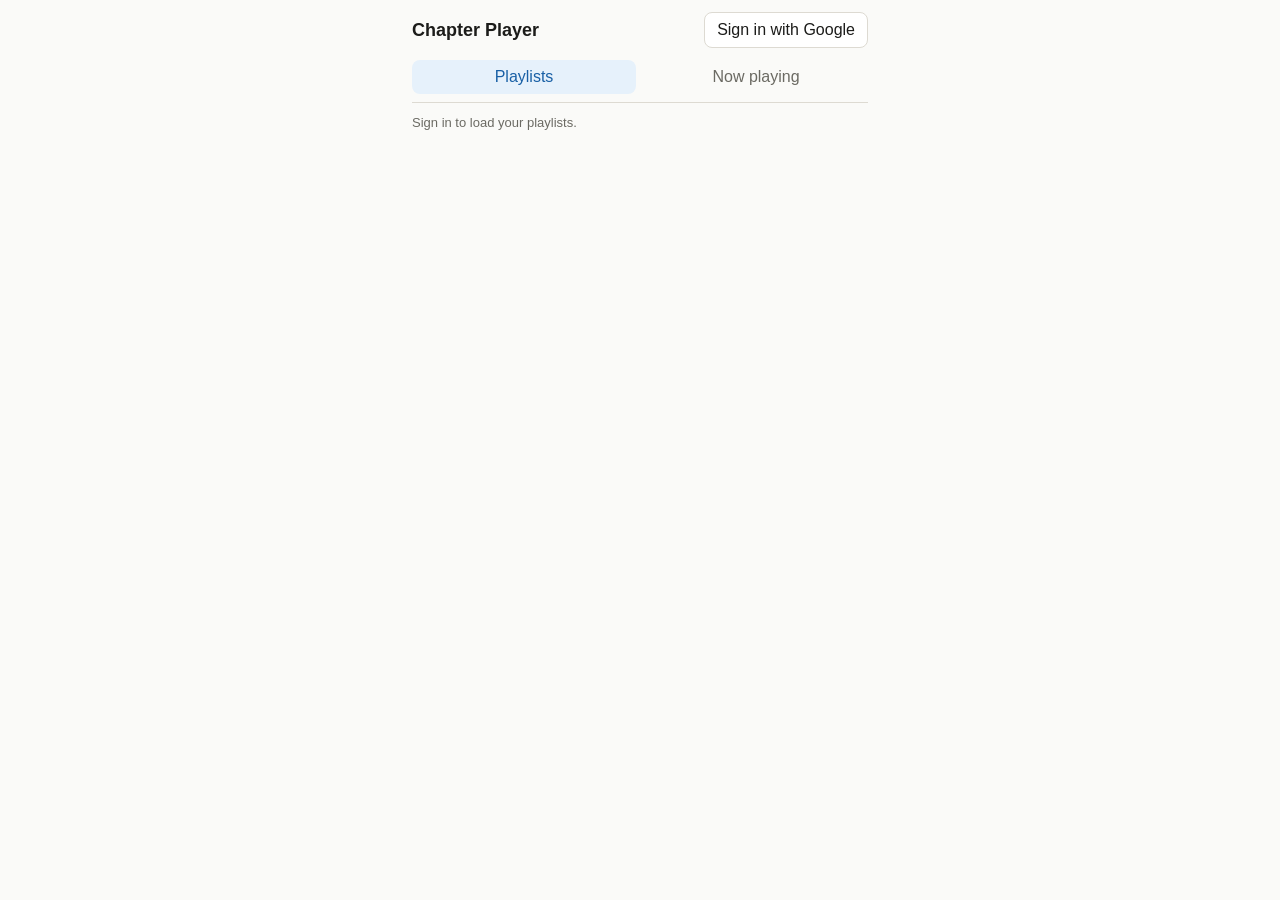
<file: index.html>
<!DOCTYPE html>
<html lang="en">
<head>
<meta charset="UTF-8" />
<meta name="viewport" content="width=device-width, initial-scale=1, viewport-fit=cover" />
<title>Chapter Player</title>
<link rel="stylesheet" href="style.css" />
</head>
<body>

<header class="topbar">
  <h1>Chapter Player</h1>
  <div id="auth-area">
    <button id="signin-btn">Sign in with Google</button>
    <button id="signout-btn" class="hidden">Sign out</button>
  </div>
</header>

<nav class="tabs">
  <button class="tab-btn active" data-tab="playlists">Playlists</button>
  <button class="tab-btn" data-tab="now-playing">Now playing</button>
</nav>

<main>

  <section id="tab-playlists" class="tab-panel active">
    <p id="playlists-status" class="hint">Sign in to load your playlists.</p>
    <div id="playlists-list" class="list"></div>

    <div id="playlist-items-view" class="hidden">
      <button id="back-to-playlists">&larr; Playlists</button>
      <h2 id="playlist-items-title"></h2>
      <div id="playlist-items-list" class="list"></div>
    </div>
  </section>

  <section id="tab-now-playing" class="tab-panel">
    <form id="load-form" class="load-form">
      <input id="video-url-input" type="text" placeholder="Paste a YouTube video URL or ID" />
      <button type="submit">Load</button>
    </form>

    <div class="player-card">
      <div id="player"></div>

      <div class="now-playing-meta">
        <p id="video-title" class="video-title"></p>
        <p id="chapter-status" class="hint"></p>
      </div>

      <div class="transport">
        <button id="repeat-track-btn" title="Repeat whole track">Repeat track</button>
        <button id="prev-chapter-btn" title="Previous chapter">&#9664;&#9664;</button>
        <button id="play-pause-btn" title="Play/pause">Play</button>
        <button id="next-chapter-btn" title="Next chapter">&#9654;&#9654;</button>
        <button id="loop-chapter-btn" title="Loop this chapter">Loop chapter</button>
      </div>

      <div class="chapters-header">
        <p class="hint">Chapters</p>
      </div>
      <div id="chapters-list" class="list chapters-list"></div>
    </div>
  </section>

</main>

<script src="config.js"></script>
<script src="https://accounts.google.com/gsi/client" async defer></script>
<script src="https://www.youtube.com/iframe_api"></script>
<script src="app.js"></script>
</body>
</html>
</file>
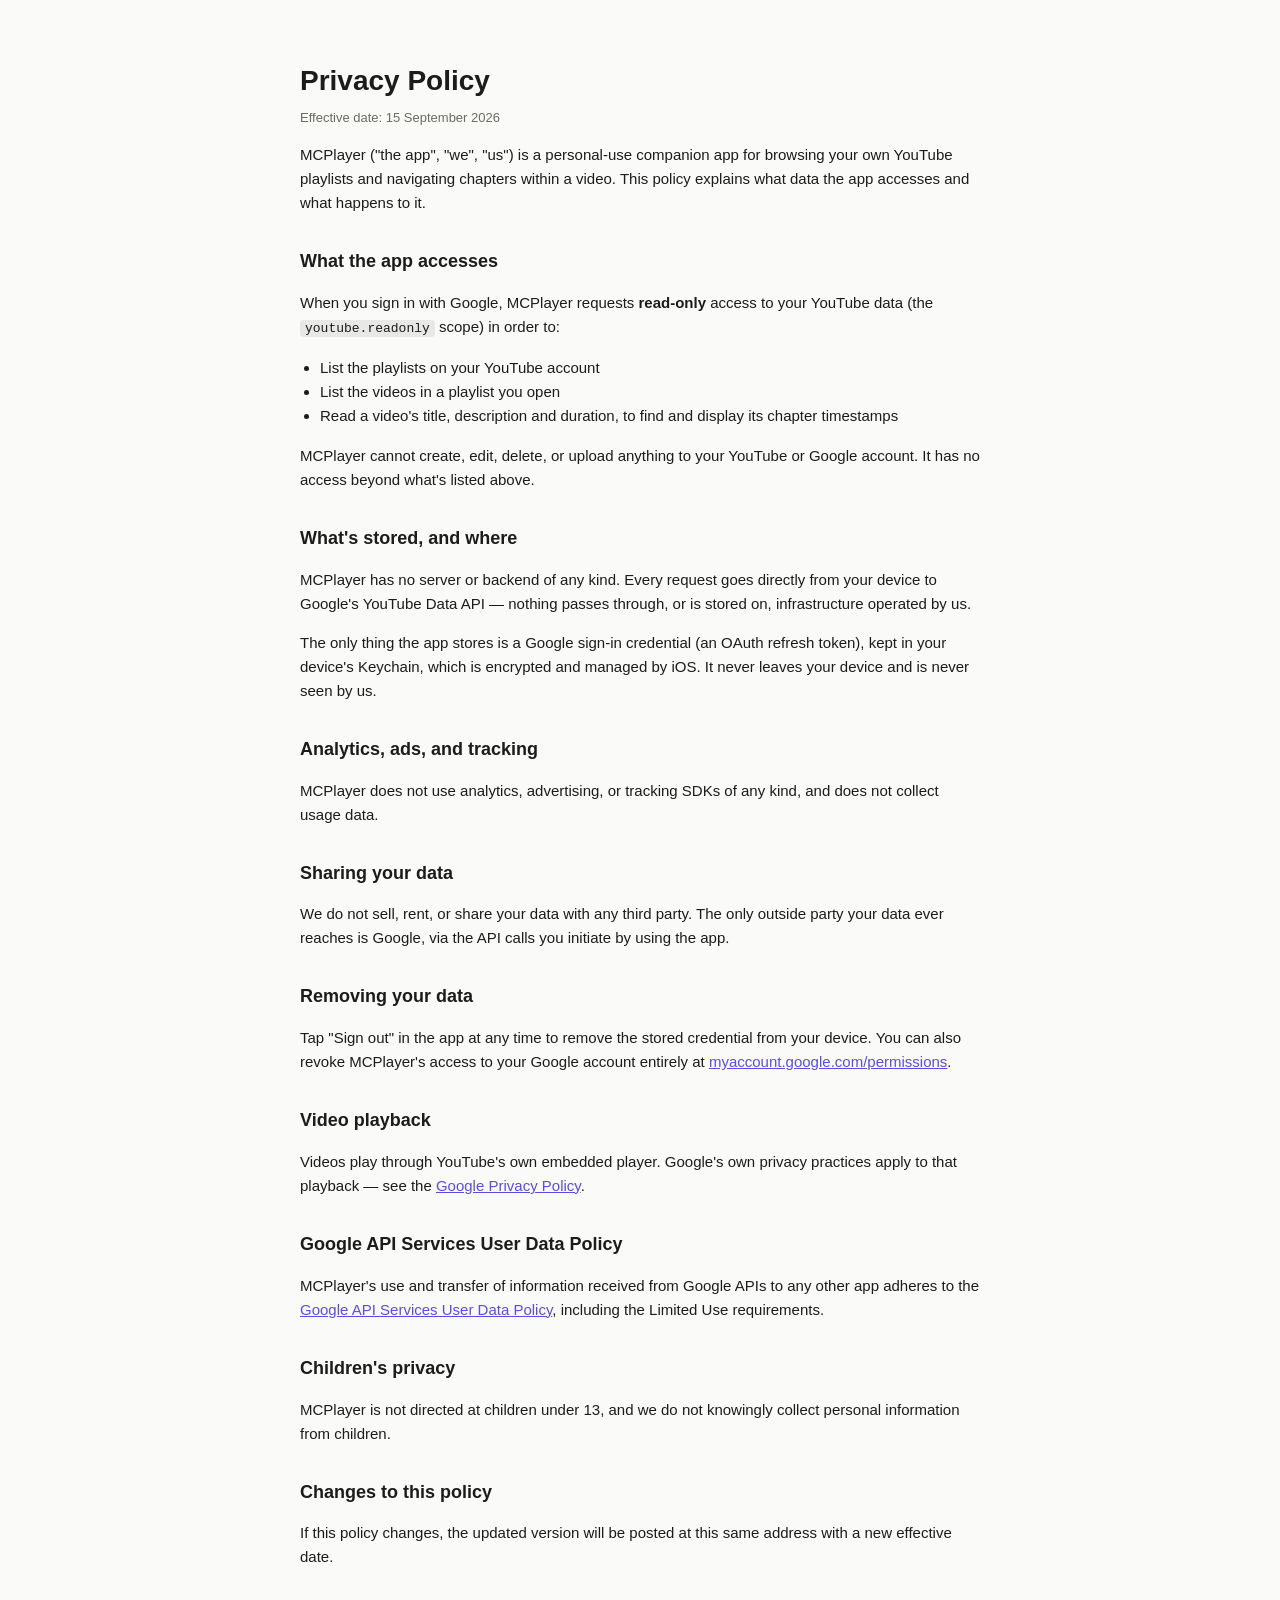
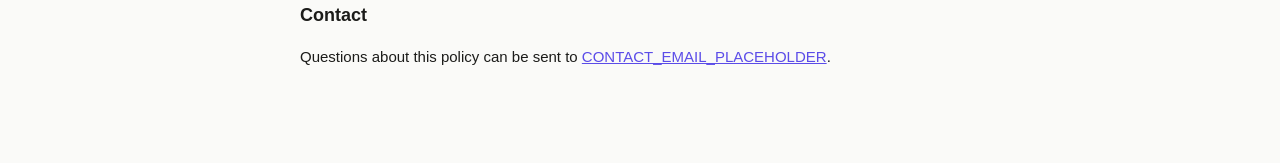
<file: privacy.html>
<!DOCTYPE html>
<html lang="en">
<head>
<meta charset="UTF-8" />
<meta name="viewport" content="width=device-width, initial-scale=1" />
<title>MCPlayer Privacy Policy</title>
<link rel="stylesheet" href="legal.css" />
</head>
<body>
<main>
<h1>Privacy Policy</h1>
<p class="meta">Effective date: 15 September 2026</p>

<p>MCPlayer ("the app", "we", "us") is a personal-use companion app for
browsing your own YouTube playlists and navigating chapters within a video.
This policy explains what data the app accesses and what happens to it.</p>

<h2>What the app accesses</h2>
<p>When you sign in with Google, MCPlayer requests
<strong>read-only</strong> access to your YouTube data (the
<code>youtube.readonly</code> scope) in order to:</p>
<ul>
<li>List the playlists on your YouTube account</li>
<li>List the videos in a playlist you open</li>
<li>Read a video's title, description and duration, to find and display
its chapter timestamps</li>
</ul>
<p>MCPlayer cannot create, edit, delete, or upload anything to your YouTube
or Google account. It has no access beyond what's listed above.</p>

<h2>What's stored, and where</h2>
<p>MCPlayer has no server or backend of any kind. Every request goes
directly from your device to Google's YouTube Data API — nothing passes
through, or is stored on, infrastructure operated by us.</p>
<p>The only thing the app stores is a Google sign-in credential (an OAuth
refresh token), kept in your device's Keychain, which is encrypted and
managed by iOS. It never leaves your device and is never seen by us.</p>

<h2>Analytics, ads, and tracking</h2>
<p>MCPlayer does not use analytics, advertising, or tracking SDKs of any
kind, and does not collect usage data.</p>

<h2>Sharing your data</h2>
<p>We do not sell, rent, or share your data with any third party. The only
outside party your data ever reaches is Google, via the API calls you
initiate by using the app.</p>

<h2>Removing your data</h2>
<p>Tap "Sign out" in the app at any time to remove the stored credential
from your device. You can also revoke MCPlayer's access to your Google
account entirely at
<a href="https://myaccount.google.com/permissions">myaccount.google.com/permissions</a>.</p>

<h2>Video playback</h2>
<p>Videos play through YouTube's own embedded player. Google's own privacy
practices apply to that playback — see the
<a href="https://policies.google.com/privacy">Google Privacy Policy</a>.</p>

<h2>Google API Services User Data Policy</h2>
<p>MCPlayer's use and transfer of information received from Google APIs to
any other app adheres to the
<a href="https://developers.google.com/terms/api-services-user-data-policy">Google API Services User Data Policy</a>,
including the Limited Use requirements.</p>

<h2>Children's privacy</h2>
<p>MCPlayer is not directed at children under 13, and we do not knowingly
collect personal information from children.</p>

<h2>Changes to this policy</h2>
<p>If this policy changes, the updated version will be posted at this same
address with a new effective date.</p>

<h2>Contact</h2>
<p>Questions about this policy can be sent to
<a href="mailto:CONTACT_EMAIL_PLACEHOLDER">CONTACT_EMAIL_PLACEHOLDER</a>.</p>
</main>
</body>
</html>
</file>
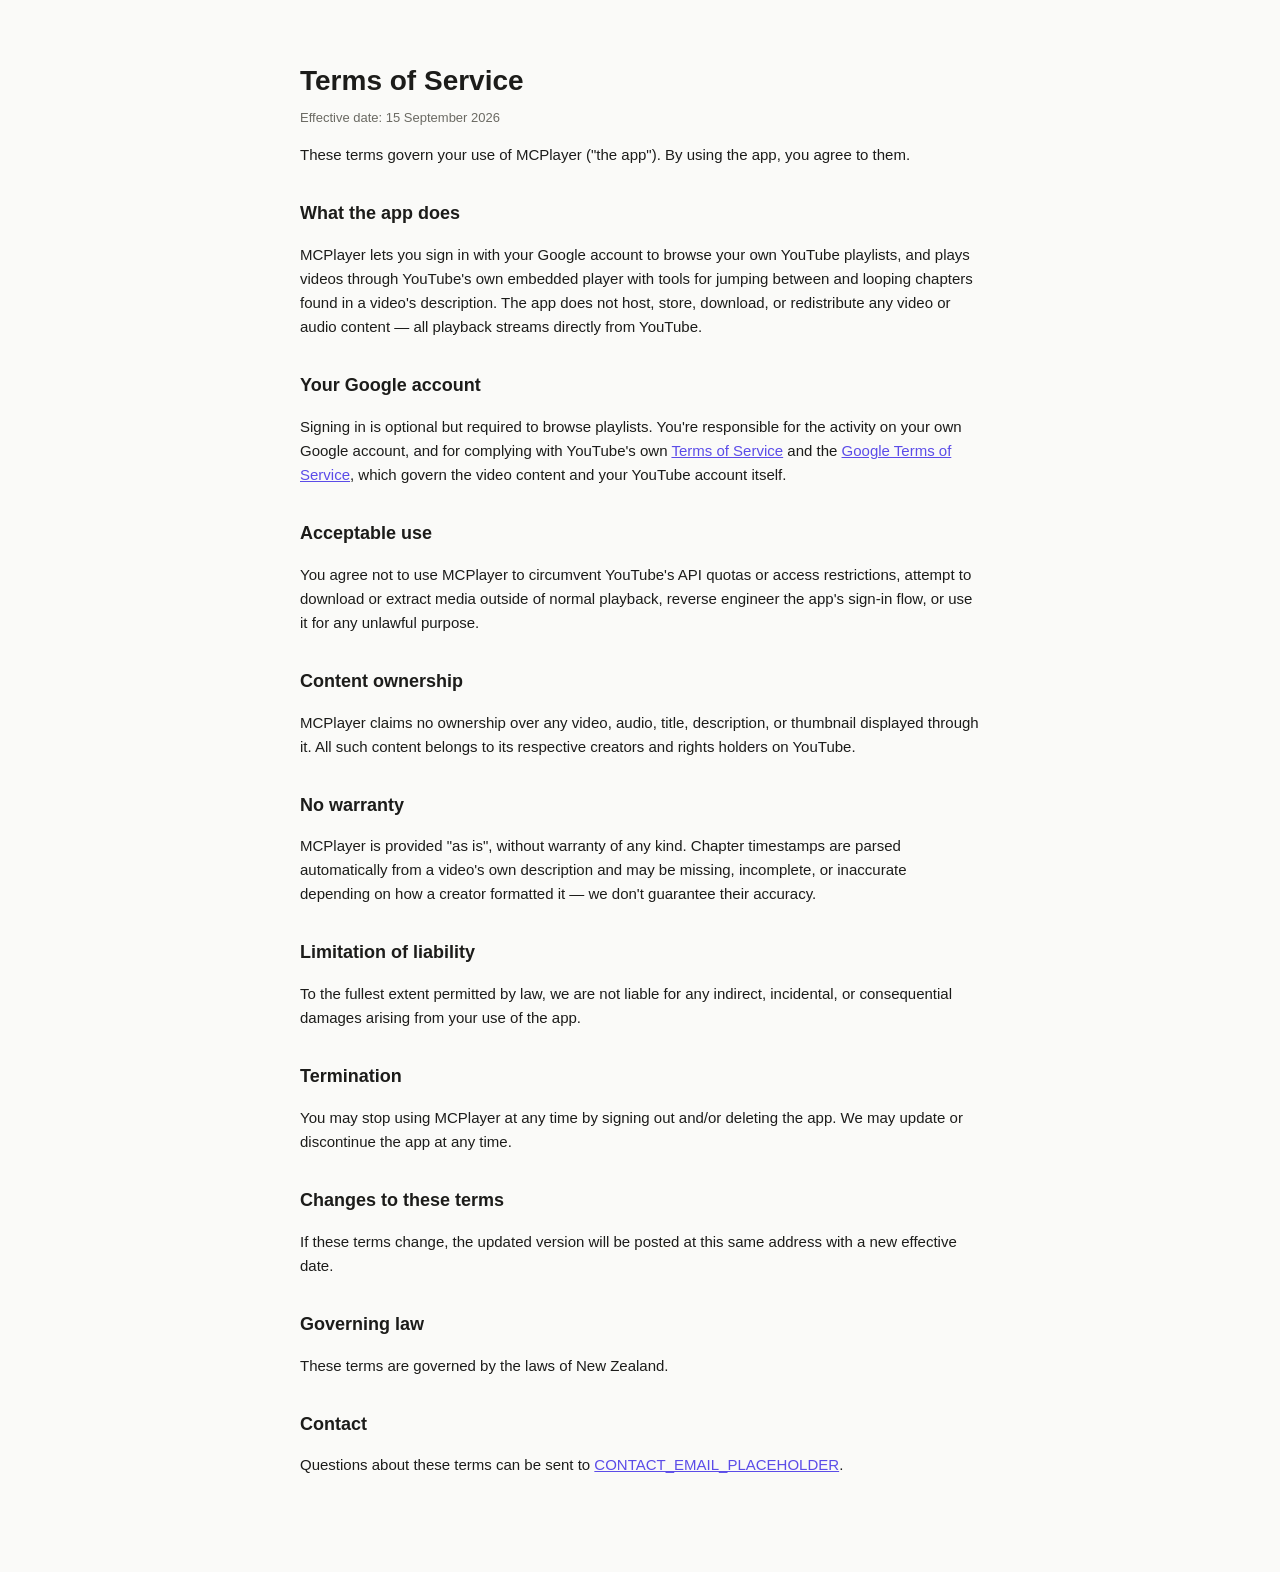
<file: terms.html>
<!DOCTYPE html>
<html lang="en">
<head>
<meta charset="UTF-8" />
<meta name="viewport" content="width=device-width, initial-scale=1" />
<title>MCPlayer Terms of Service</title>
<link rel="stylesheet" href="legal.css" />
</head>
<body>
<main>
<h1>Terms of Service</h1>
<p class="meta">Effective date: 15 September 2026</p>

<p>These terms govern your use of MCPlayer ("the app"). By using the app,
you agree to them.</p>

<h2>What the app does</h2>
<p>MCPlayer lets you sign in with your Google account to browse your own
YouTube playlists, and plays videos through YouTube's own embedded player
with tools for jumping between and looping chapters found in a video's
description. The app does not host, store, download, or redistribute any
video or audio content — all playback streams directly from YouTube.</p>

<h2>Your Google account</h2>
<p>Signing in is optional but required to browse playlists. You're
responsible for the activity on your own Google account, and for complying
with YouTube's own
<a href="https://www.youtube.com/t/terms">Terms of Service</a> and the
<a href="https://policies.google.com/terms">Google Terms of Service</a>,
which govern the video content and your YouTube account itself.</p>

<h2>Acceptable use</h2>
<p>You agree not to use MCPlayer to circumvent YouTube's API quotas or
access restrictions, attempt to download or extract media outside of
normal playback, reverse engineer the app's sign-in flow, or use it for any
unlawful purpose.</p>

<h2>Content ownership</h2>
<p>MCPlayer claims no ownership over any video, audio, title, description,
or thumbnail displayed through it. All such content belongs to its
respective creators and rights holders on YouTube.</p>

<h2>No warranty</h2>
<p>MCPlayer is provided "as is", without warranty of any kind. Chapter
timestamps are parsed automatically from a video's own description and may
be missing, incomplete, or inaccurate depending on how a creator formatted
it — we don't guarantee their accuracy.</p>

<h2>Limitation of liability</h2>
<p>To the fullest extent permitted by law, we are not liable for any
indirect, incidental, or consequential damages arising from your use of
the app.</p>

<h2>Termination</h2>
<p>You may stop using MCPlayer at any time by signing out and/or deleting
the app. We may update or discontinue the app at any time.</p>

<h2>Changes to these terms</h2>
<p>If these terms change, the updated version will be posted at this same
address with a new effective date.</p>

<h2>Governing law</h2>
<p>These terms are governed by the laws of New Zealand.</p>

<h2>Contact</h2>
<p>Questions about these terms can be sent to
<a href="mailto:CONTACT_EMAIL_PLACEHOLDER">CONTACT_EMAIL_PLACEHOLDER</a>.</p>
</main>
</body>
</html>
</file>
<file: style.css>
:root {
  color-scheme: light dark;
  --bg: #fafaf8;
  --surface: #ffffff;
  --border: #dddad2;
  --text: #1c1c1a;
  --text-muted: #6b6a63;
  --accent: #185fa5;
  --accent-bg: #e6f1fb;
}

@media (prefers-color-scheme: dark) {
  :root {
    --bg: #17171a;
    --surface: #232326;
    --border: #38383c;
    --text: #f0f0ee;
    --text-muted: #a3a29c;
    --accent: #85b7eb;
    --accent-bg: #0c447c;
  }
}

* { box-sizing: border-box; }

body {
  margin: 0;
  padding: 0 12px 24px;
  background: var(--bg);
  color: var(--text);
  font-family: -apple-system, BlinkMacSystemFont, "Segoe UI", Roboto, sans-serif;
  max-width: 480px;
  margin-inline: auto;
}

.topbar {
  display: flex;
  align-items: center;
  justify-content: space-between;
  padding: 12px 0;
  gap: 8px;
}

h1 { font-size: 18px; font-weight: 600; margin: 0; }

button {
  font: inherit;
  border: 0.5px solid var(--border);
  background: var(--surface);
  color: var(--text);
  border-radius: 8px;
  padding: 8px 12px;
  cursor: pointer;
}

button:active { transform: scale(0.98); }
button.hidden, .hidden { display: none !important; }

button.active {
  background: var(--accent-bg);
  color: var(--accent);
  border-color: var(--accent);
}

.tabs {
  display: flex;
  gap: 8px;
  border-bottom: 0.5px solid var(--border);
  padding-bottom: 8px;
  margin-bottom: 12px;
}

.tab-btn {
  flex: 1;
  background: none;
  border: none;
  padding: 8px;
  color: var(--text-muted);
  font-weight: 500;
  border-radius: 8px;
}

.tab-btn.active { color: var(--accent); background: var(--accent-bg); }

.tab-panel { display: none; }
.tab-panel.active { display: block; }

.hint { font-size: 13px; color: var(--text-muted); margin: 4px 0; }

.list { display: flex; flex-direction: column; gap: 6px; }

.list-row {
  display: flex;
  align-items: center;
  gap: 10px;
  padding: 8px 10px;
  border: 0.5px solid var(--border);
  border-radius: 8px;
  background: var(--surface);
  cursor: pointer;
  text-align: left;
}

.list-row img {
  width: 48px;
  height: 36px;
  object-fit: cover;
  border-radius: 4px;
  flex-shrink: 0;
}

.list-row .row-title {
  font-size: 14px;
  font-weight: 500;
  margin: 0;
  overflow: hidden;
  text-overflow: ellipsis;
  white-space: nowrap;
}

.list-row .row-sub {
  font-size: 12px;
  color: var(--text-muted);
  margin: 0;
}

#back-to-playlists {
  margin-bottom: 10px;
}

.load-form {
  display: flex;
  gap: 8px;
  margin-bottom: 12px;
}

.load-form input {
  flex: 1;
  font: inherit;
  padding: 8px 10px;
  border: 0.5px solid var(--border);
  border-radius: 8px;
  background: var(--surface);
  color: var(--text);
}

.player-card {
  border: 0.5px solid var(--border);
  border-radius: 12px;
  overflow: hidden;
  background: var(--surface);
}

#player {
  width: 100%;
  aspect-ratio: 16 / 9;
  background: #000;
}

.now-playing-meta { padding: 10px 12px 0; }

.video-title {
  font-size: 14px;
  font-weight: 500;
  margin: 0 0 2px;
  overflow: hidden;
  text-overflow: ellipsis;
  white-space: nowrap;
}

.transport {
  display: flex;
  align-items: center;
  justify-content: center;
  gap: 8px;
  padding: 10px 12px;
  flex-wrap: wrap;
}

#play-pause-btn {
  background: var(--text);
  color: var(--bg);
  border-radius: 50%;
  width: 44px;
  height: 44px;
  padding: 0;
}

.chapters-header {
  padding: 0 12px;
  border-top: 0.5px solid var(--border);
}

.chapters-list {
  max-height: 320px;
  overflow-y: auto;
  padding: 0 8px 8px;
}

.chapter-row {
  display: flex;
  align-items: center;
  gap: 10px;
  padding: 8px 8px;
  border-radius: 8px;
  cursor: pointer;
  border: none;
  background: none;
  width: 100%;
  text-align: left;
}

.chapter-row .idx {
  font-size: 12px;
  color: var(--text-muted);
  width: 18px;
  text-align: center;
  flex-shrink: 0;
}

.chapter-row .chapter-title {
  font-size: 13px;
  margin: 0;
  overflow: hidden;
  text-overflow: ellipsis;
  white-space: nowrap;
}

.chapter-row .chapter-time {
  font-size: 11px;
  color: var(--text-muted);
  margin: 0;
}

.chapter-row.active {
  background: var(--accent-bg);
}

.chapter-row.active .chapter-title,
.chapter-row.active .idx {
  color: var(--accent);
  font-weight: 500;
}
</file>
<file: legal.css>
:root {
  color-scheme: light dark;
  --bg: #fafaf8;
  --text: #1c1c1a;
  --text-muted: #6b6a63;
  --accent: #5b4ce8;
  --border: #dddad2;
}

@media (prefers-color-scheme: dark) {
  :root {
    --bg: #17171a;
    --text: #f0f0ee;
    --text-muted: #a3a29c;
    --accent: #a99cff;
    --border: #38383c;
  }
}

body {
  margin: 0;
  background: var(--bg);
  color: var(--text);
  font-family: -apple-system, BlinkMacSystemFont, "Segoe UI", Roboto, sans-serif;
  line-height: 1.6;
}

main {
  max-width: 680px;
  margin: 0 auto;
  padding: 40px 20px 80px;
}

h1 {
  font-size: 28px;
  margin-bottom: 4px;
}

h2 {
  font-size: 18px;
  margin-top: 32px;
  margin-bottom: 8px;
}

p, li {
  font-size: 15px;
}

.meta {
  color: var(--text-muted);
  font-size: 13px;
  margin-top: 0;
}

a {
  color: var(--accent);
}

ul {
  padding-left: 20px;
}

code {
  background: rgba(128, 128, 128, 0.15);
  padding: 1px 5px;
  border-radius: 4px;
  font-size: 13px;
}
</file>
